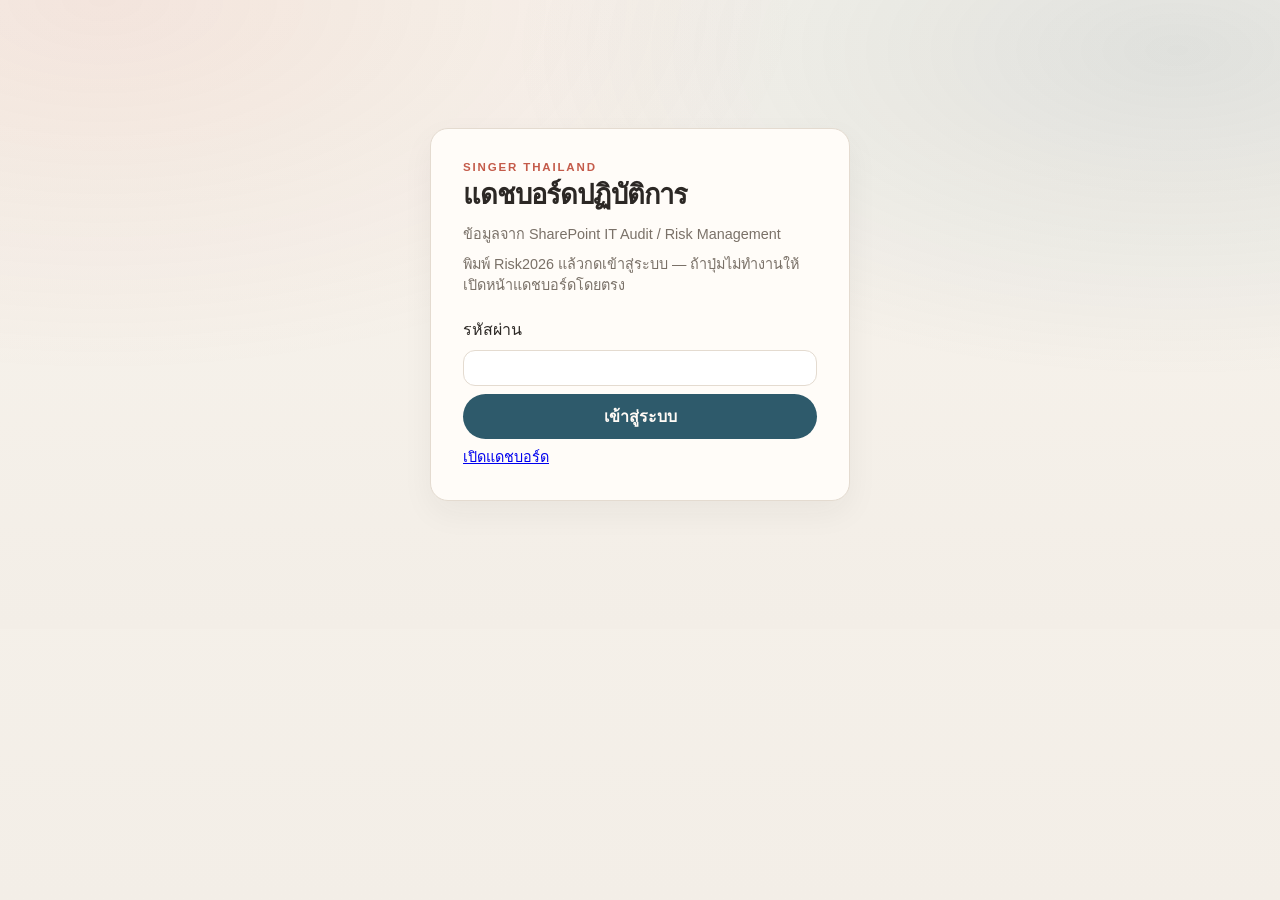
<file: docs/index.html>
<!DOCTYPE html>
<html lang="th">
  <head>
    <meta charset="UTF-8" />
    <meta name="viewport" content="width=device-width, initial-scale=1" />
    <meta http-equiv="Cache-Control" content="no-store" />
    <title>STL Dashboard</title>
    <link rel="stylesheet" href="css/styles.css?v=12" />
  </head>
  <body>
    <div id="gate" class="gate" style="display:block;position:relative;max-width:420px;margin:12vh auto;">
      <div class="gate-card">
        <p class="eyebrow">Singer Thailand</p>
        <h1>แดชบอร์ดปฏิบัติการ</h1>
        <p class="gate-copy">ข้อมูลจาก SharePoint IT Audit / Risk Management</p>
        <p class="hint">พิมพ์ Risk2026 แล้วกดเข้าสู่ระบบ — ถ้าปุ่มไม่ทำงานให้เปิดหน้าแดชบอร์ดโดยตรง</p>
        <form id="login-form" action="home.html" method="get">
          <label for="password">รหัสผ่าน</label>
          <input id="password" type="password" autocomplete="current-password" />
          <button id="login-btn" type="submit">เข้าสู่ระบบ</button>
          <p id="login-error" class="error" hidden>รหัสผ่านไม่ถูกต้อง</p>
        </form>
        <p class="hint"><a href="home.html">เปิดแดชบอร์ด</a></p>
      </div>
    </div>
    <script src="js/login.js?v=7"></script>
  </body>
</html>
</file>
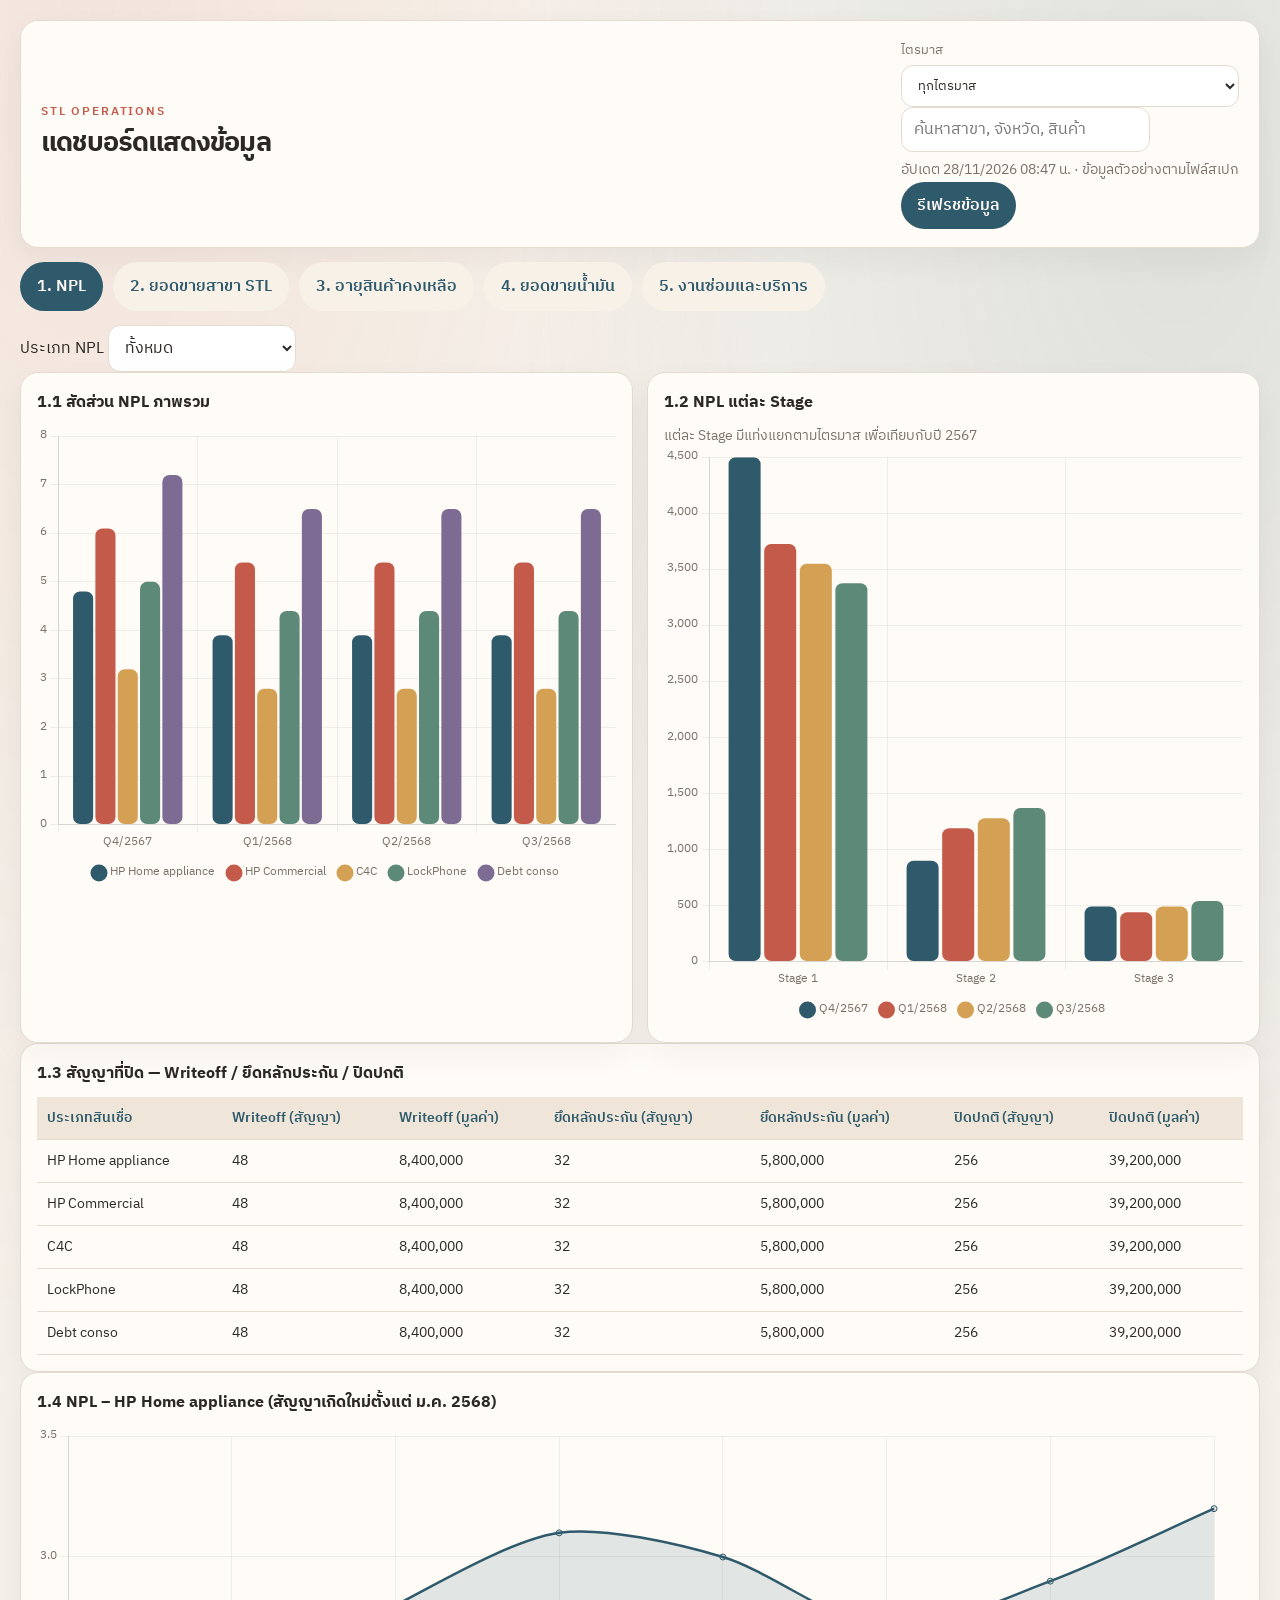
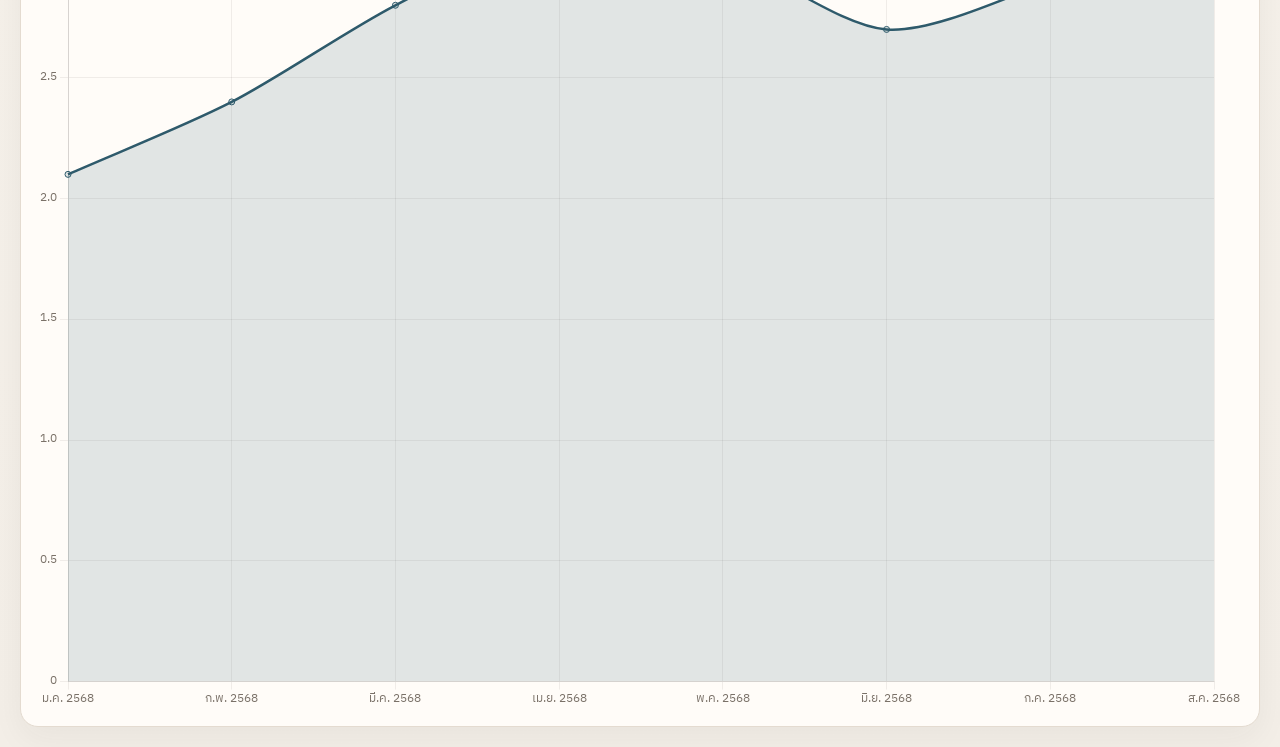
<file: docs/home.html>
<!DOCTYPE html>
<html lang="th">
  <head>
    <meta charset="UTF-8" />
    <meta name="viewport" content="width=device-width, initial-scale=1" />
    <meta http-equiv="Cache-Control" content="no-store" />
    <title>STL Dashboard</title>
    <link rel="preconnect" href="https://fonts.googleapis.com" />
    <link rel="preconnect" href="https://fonts.gstatic.com" crossorigin />
    <link
      href="https://fonts.googleapis.com/css2?family=IBM+Plex+Sans+Thai:wght@400;500;600;700&family=IBM+Plex+Sans:wght@400;500;600&display=swap"
      rel="stylesheet"
    />
    <link rel="stylesheet" href="css/styles.css?v=12" />
  </head>
  <body>
    <div id="app">
      <header class="topbar">
        <div>
          <p class="eyebrow">STL operations</p>
          <h1>แดชบอร์ดแสดงข้อมูล</h1>
        </div>
        <div class="topbar-actions">
          <label class="inline">
            ไตรมาส
            <select id="quarter-filter"></select>
          </label>
          <input id="search" type="search" placeholder="ค้นหาสาขา, จังหวัด, สินค้า" />
          <p class="updated">อัปเดต <span id="generated-at">-</span></p>
          <button id="refresh-btn" type="button">รีเฟรชข้อมูล</button>
        </div>
      </header>

      <p id="banner" class="banner" hidden></p>

      <nav class="tabs" id="tabs">
        <button type="button" class="active" data-tab="npl">1. NPL</button>
        <button type="button" data-tab="sales">2. ยอดขายสาขา STL</button>
        <button type="button" data-tab="inventory">3. อายุสินค้าคงเหลือ</button>
        <button type="button" data-tab="oil">4. ยอดขายน้ำมัน</button>
        <button type="button" data-tab="service">5. งานซ่อมและบริการ</button>
      </nav>

      <section class="tab-page" data-page="npl">
        <div class="filters">
          <label>ประเภท NPL
            <select id="npl-type">
              <option value="">ทั้งหมด</option>
            </select>
          </label>
        </div>
        <div class="layout">
          <article class="panel">
            <h2>1.1 สัดส่วน NPL ภาพรวม</h2>
            <canvas id="npl-overview" height="240"></canvas>
          </article>
          <article class="panel">
            <h2>1.2 NPL แต่ละ Stage</h2>
            <p class="hint">แต่ละ Stage มีแท่งแยกตามไตรมาส เพื่อเทียบกับปี 2567</p>
            <canvas id="npl-stage" height="300"></canvas>
          </article>
        </div>
        <article class="panel">
          <h2>1.3 สัญญาที่ปิด — Writeoff / ยึดหลักประกัน / ปิดปกติ</h2>
          <div class="table-wrap">
            <table>
              <thead>
                <tr>
                  <th>ประเภทสินเชื่อ</th>
                  <th>Writeoff (สัญญา)</th>
                  <th>Writeoff (มูลค่า)</th>
                  <th>ยึดหลักประกัน (สัญญา)</th>
                  <th>ยึดหลักประกัน (มูลค่า)</th>
                  <th>ปิดปกติ (สัญญา)</th>
                  <th>ปิดปกติ (มูลค่า)</th>
                </tr>
              </thead>
              <tbody id="npl-close-body"></tbody>
            </table>
          </div>
        </article>
        <article class="panel">
          <h2>1.4 NPL – HP Home appliance (สัญญาเกิดใหม่ตั้งแต่ ม.ค. 2568)</h2>
          <canvas id="npl-home" height="220"></canvas>
        </article>
      </section>

      <section class="tab-page" data-page="sales" hidden>
        <div class="filters">
          <label>สาขา
            <select id="sales-branch">
              <option value="">ทุกสาขา</option>
            </select>
          </label>
        </div>
        <div class="layout">
          <article class="panel">
            <h2>2.1 ยอดขายรวมแต่ละไตรมาส และสัดส่วนประเภทสินค้า</h2>
            <p class="hint">ไม่รวมน้ำมัน</p>
            <canvas id="sales-mix" height="240"></canvas>
          </article>
          <article class="panel">
            <h2>2.2.1 ยอดขายสินค้าแต่ละสาขา</h2>
            <canvas id="sales-branch-chart" height="240"></canvas>
          </article>
        </div>
        <div class="layout">
          <article class="panel">
            <h2>2.2.2 สินค้าขายดี</h2>
            <canvas id="sales-best" height="220"></canvas>
          </article>
          <article class="panel">
            <h2>2.2.3 สินค้าขายไม่ดี</h2>
            <canvas id="sales-worst" height="220"></canvas>
          </article>
        </div>
        <article class="panel">
          <h2>2.3 ตารางยอดขายสินค้าแต่ละสาขา</h2>
          <div class="table-wrap">
            <table>
              <thead>
                <tr>
                  <th>สาขา</th>
                  <th>จังหวัด</th>
                  <th>สินค้า</th>
                  <th>ยอดขาย</th>
                </tr>
              </thead>
              <tbody id="sales-table"></tbody>
            </table>
          </div>
        </article>
      </section>

      <section class="tab-page" data-page="inventory" hidden>
        <article class="panel">
          <h2>3.1 Aging สินค้ามือ 1 และมือ 2</h2>
          <p class="hint">คลิกแถวสินค้าเพื่อดู Location</p>
          <div class="table-wrap">
            <table>
              <thead>
                <tr>
                  <th>สินค้า</th>
                  <th>สภาพ</th>
                  <th>Cost</th>
                  <th>Provision</th>
                  <th>0-2 ปี</th>
                  <th>3-4 ปี</th>
                  <th>4 ปีขึ้นไป</th>
                  <th>สาขา</th>
                </tr>
              </thead>
              <tbody id="aging-table"></tbody>
            </table>
          </div>
        </article>
        <div class="layout">
          <article class="panel">
            <h2>3.2 แผนที่สินค้าคงค้างนาน</h2>
            <div id="inv-map" class="th-map"></div>
          </article>
          <article class="panel">
            <h2>3.3 Min – Max stock</h2>
            <div class="table-wrap">
              <table>
                <thead>
                  <tr>
                    <th>สาขา</th>
                    <th>จังหวัด</th>
                    <th>Min</th>
                    <th>Max</th>
                    <th>คงเหลือ</th>
                  </tr>
                </thead>
                <tbody id="minmax-table"></tbody>
              </table>
            </div>
          </article>
        </div>
      </section>

      <section class="tab-page" data-page="oil" hidden>
        <article class="panel">
          <h2>ปริมาณยอดขายน้ำมัน จัดอันดับตามลิตร</h2>
          <canvas id="oil-chart" height="240"></canvas>
          <div class="table-wrap">
            <table>
              <thead>
                <tr>
                  <th>ช่วงปริมาณ</th>
                  <th>จำนวนสาขา</th>
                  <th>ลิตรรวม</th>
                </tr>
              </thead>
              <tbody id="oil-table"></tbody>
            </table>
          </div>
        </article>
      </section>

      <section class="tab-page" data-page="service" hidden>
        <div class="layout">
          <article class="panel">
            <h2>5.1 ระยะเวลาซ่อม (SLA 7 วัน)</h2>
            <canvas id="sla-chart" height="240"></canvas>
          </article>
          <article class="panel">
            <h2>5.3 ความพึงพอใจงานซ่อมรายไตรมาส</h2>
            <canvas id="csat-chart" height="240"></canvas>
          </article>
        </div>
        <article class="panel">
          <h2>5.2 แผนที่จังหวัดตาม / ไม่ตาม SLA</h2>
          <div id="sla-map" class="th-map"></div>
        </article>
      </section>
    </div>

    <dialog id="popup">
      <h2 id="popup-title"></h2>
      <div id="popup-body"></div>
      <form method="dialog"><button class="ghost">ปิด</button></form>
    </dialog>

    <script src="js/chart.umd.min.js?v=12"></script>
    <script src="js/app.js?v=12"></script>
  </body>
</html>
</file>
<file: docs/css/styles.css>
:root {
  --ink: #2c2825;
  --muted: #7a7168;
  --paper: #f3eee7;
  --card: #fffcf8;
  --line: #e4dbd0;
  --navy: #2e5a6b;
  --crimson: #c45b4a;
  --ok: #5d8a78;
  --warn: #d4a054;
  --sand: #efe6d9;
  --highlight: #f7f1e8;
}

* {
  box-sizing: border-box;
}

html,
body {
  margin: 0;
  min-height: 100%;
  background:
    radial-gradient(ellipse at 8% 0%, rgba(196, 91, 74, 0.1), transparent 42%),
    radial-gradient(ellipse at 92% 8%, rgba(46, 90, 107, 0.12), transparent 40%),
    linear-gradient(180deg, #f8f4ed, var(--paper));
  color: var(--ink);
  font-family: "IBM Plex Sans Thai", "IBM Plex Sans", sans-serif;
}

body {
  padding: 20px;
}

h1,
h2,
p {
  margin: 0;
}

h1 {
  font-size: 1.7rem;
  letter-spacing: -0.03em;
}

h2 {
  font-size: 1.02rem;
  margin-bottom: 10px;
}

.eyebrow {
  color: var(--crimson);
  font-size: 0.72rem;
  font-weight: 600;
  letter-spacing: 0.16em;
  text-transform: uppercase;
}

.gate {
  display: block;
  max-width: 420px;
  margin: 12vh auto 0;
  padding: 0;
  position: relative;
  z-index: 1;
}

body.locked {
  overflow: auto;
}

body.locked .gate {
  display: block !important;
}

body.locked #app {
  display: none !important;
}

.gate-card,
.panel,
.topbar {
  background: var(--card);
  border: 1px solid var(--line);
  border-radius: 18px;
  box-shadow: 0 12px 32px rgba(46, 40, 37, 0.05);
}

.gate-card {
  width: min(420px, 100%);
  padding: 32px;
}

.gate-copy,
.hint,
.updated {
  color: var(--muted);
  font-size: 0.9rem;
  line-height: 1.5;
  margin-top: 8px;
}

form {
  display: grid;
  gap: 8px;
  margin-top: 20px;
}

label,
select,
input,
button {
  font: inherit;
}

select,
input {
  border: 1px solid var(--line);
  border-radius: 12px;
  padding: 8px 12px;
  background: #fff;
  color: var(--ink);
}

button {
  border: 0;
  border-radius: 999px;
  background: var(--navy);
  color: #fffaf5;
  padding: 10px 16px;
  font-weight: 600;
  cursor: pointer;
}

button:hover {
  filter: brightness(1.08);
}

button.ghost {
  background: transparent;
  color: var(--navy);
  border: 1px solid var(--line);
}

button:disabled {
  opacity: 0.6;
}

.error {
  color: var(--crimson);
}

#app {
  max-width: 1240px;
  margin: 0 auto;
  display: grid;
  gap: 14px;
}

#app[hidden],
#gate[hidden] {
  display: none !important;
}

.topbar,
.filters,
.tabs {
  display: flex;
  gap: 10px;
  flex-wrap: wrap;
  align-items: center;
}

.topbar {
  justify-content: space-between;
  padding: 18px 20px;
}

.inline {
  display: grid;
  gap: 4px;
  font-size: 0.82rem;
  color: var(--muted);
}

.banner {
  background: #f8efe3;
  border: 1px solid #ead7bb;
  color: #8a5a28;
  padding: 10px 14px;
  border-radius: 14px;
}

.tabs button {
  background: var(--highlight);
  color: var(--navy);
  border: 1px solid transparent;
}

.tabs button:hover {
  background: #fff;
  border-color: var(--line);
  filter: none;
}

.tabs button.active {
  background: var(--navy);
  color: #fffaf5;
}

.panel {
  padding: 16px;
}

.layout {
  display: grid;
  grid-template-columns: 1fr 1fr;
  gap: 14px;
}

.table-wrap {
  overflow: auto;
}

table {
  width: 100%;
  border-collapse: collapse;
}

th,
td {
  text-align: left;
  padding: 9px 10px;
  border-bottom: 1px solid var(--line);
  font-size: 0.9rem;
  vertical-align: top;
}

th {
  background: var(--sand);
  color: var(--navy);
  font-weight: 600;
}

tr.clickable {
  cursor: pointer;
}

tr.clickable:hover {
  background: var(--highlight);
}

.th-map {
  min-height: 420px;
  position: relative;
  background: #e7efe9;
  border-radius: 16px;
  overflow: hidden;
}

.th-map svg {
  width: 100%;
  height: 420px;
}

.dot {
  cursor: pointer;
}

.legend {
  display: flex;
  gap: 12px;
  font-size: 0.82rem;
  color: var(--muted);
  margin-top: 8px;
}

dialog {
  border: 1px solid var(--line);
  border-radius: 16px;
  width: min(480px, 92vw);
  padding: 20px;
}

@media (max-width: 900px) {
  .layout,
  .topbar {
    grid-template-columns: 1fr;
    flex-direction: column;
    align-items: stretch;
  }
}
</file>
